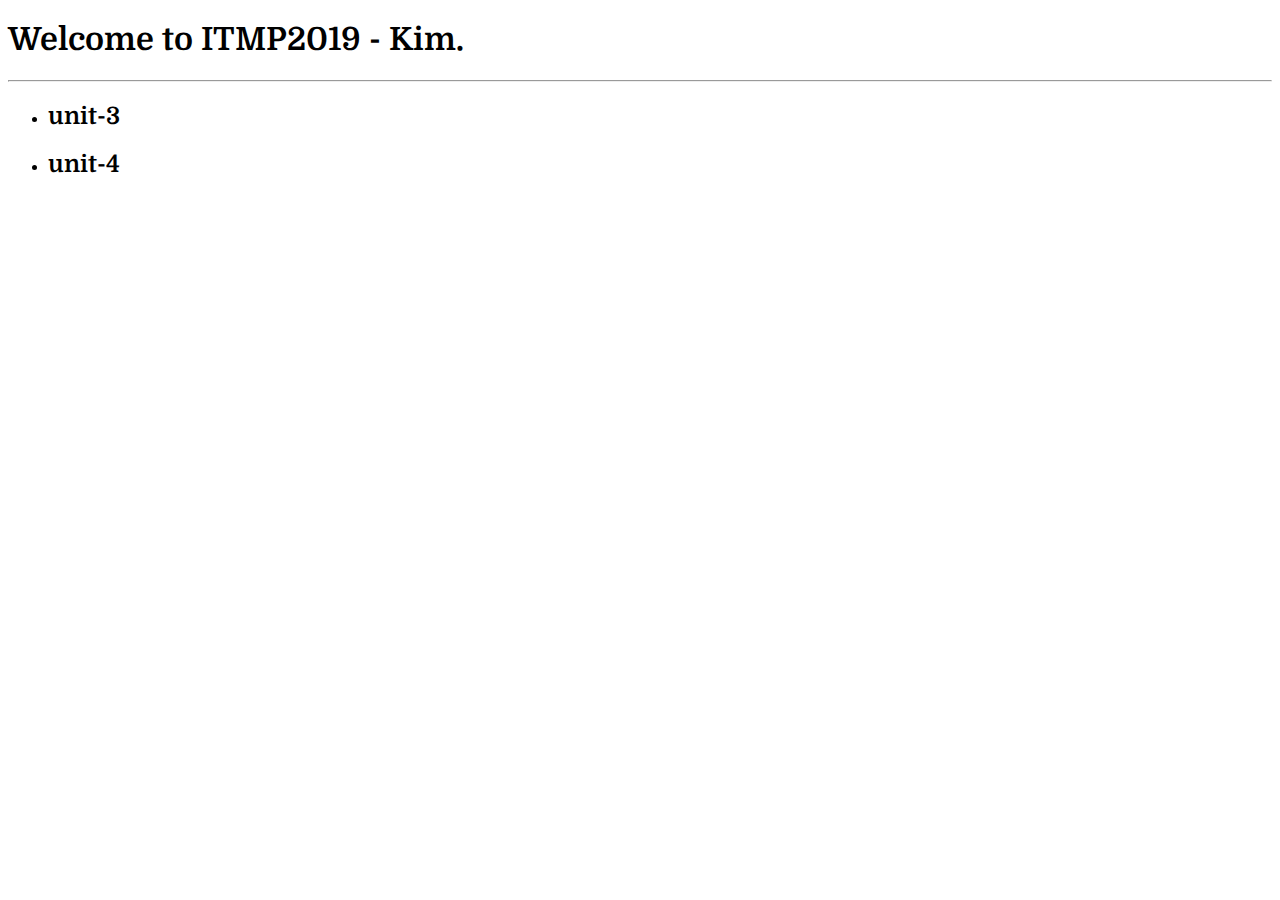
<file: index.html>
<!DOCTYPE html>
<html>
<head>
	<title>ITMP2019</title>
	<link href="https://fonts.googleapis.com/css?family=Domine&display=swap" rel="stylesheet">

	<style type="text/css">
		body{
			font-family: 'Domine', serif;
		}
		a{
			text-decoration: none;
			color: black;
		}
		a:hover{
			opacity: 0.5;
		}
	</style>
</head>
<body>
	<h1>Welcome to ITMP2019 - Kim.</h1><hr>

	<ul>
		<li><h2><a href="unit-3">unit-3</a></h2></li>
		<li><h2><a href="unit-4">unit-4</a></h2></li>
	</ul>
	

</body>
</html>
</file>
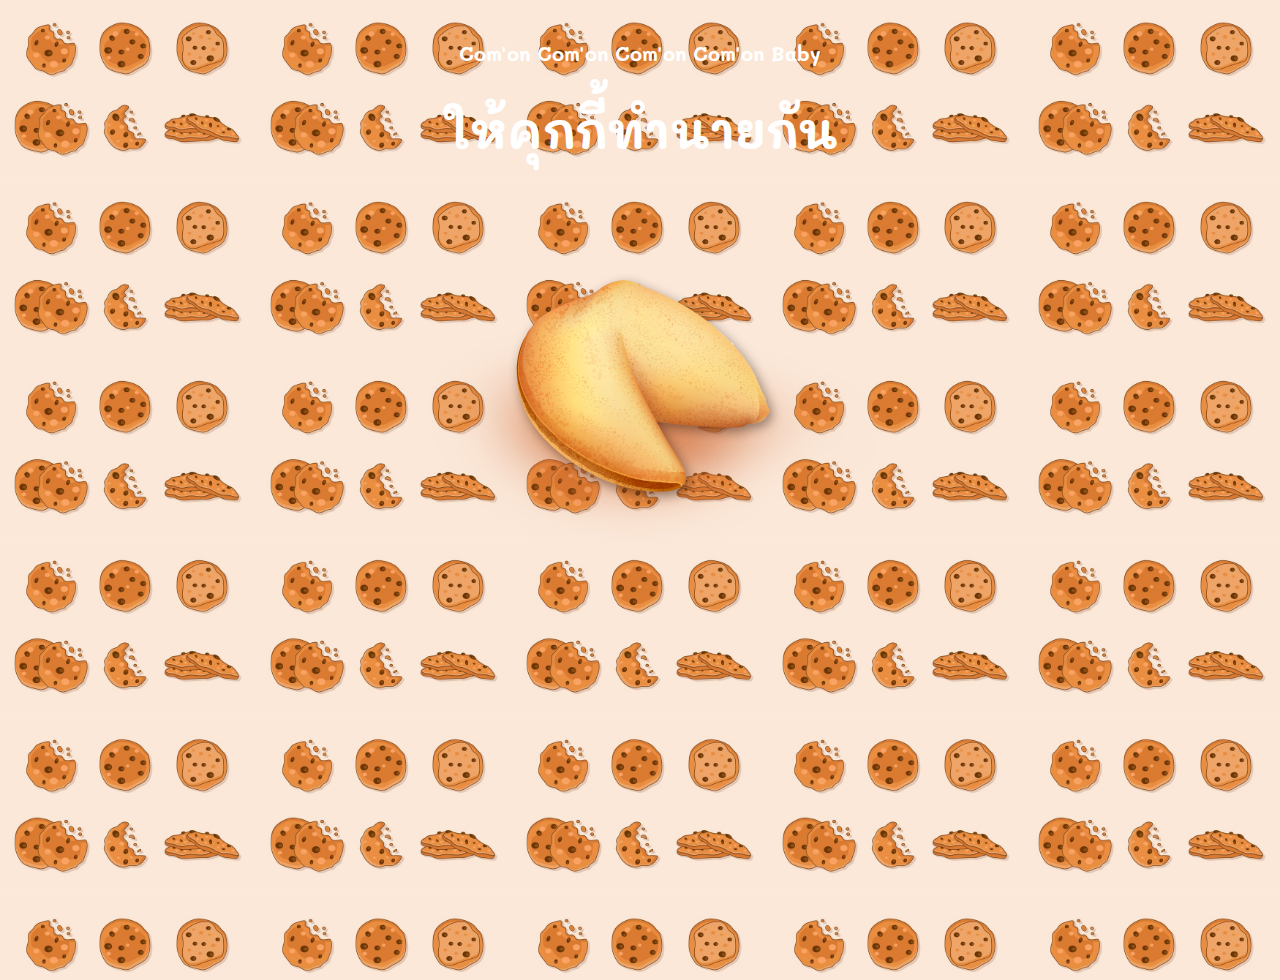
<file: unit-3/index.html>
<!DOCTYPE html>
<html>
<head>
	<title>Fortune Cookie</title>
	<link rel="stylesheet" type="text/css" href="style.css">
	<link href="https://fonts.googleapis.com/css?family=Mali&display=swap" rel="stylesheet">
</head>
<body>
	<h5 class="title">Com'on Com'on Com'on Com'on Baby</h5>
	<h1 class="title">ให้คุกกี้ทํานายกัน</h1>
	<div id="cookie">
		<img src="cookie-1.png" id="cookie1" class="cookie-1" onclick="play()"> 
		<div id="cookie2" class="cookie-2" onclick="play2()">
			<img src="cookie-2.png"> 
			<div id="fortune">xxx</div>
		</div>
	</div>

	<script src="game.js"></script>
</body>
</html>
</file>
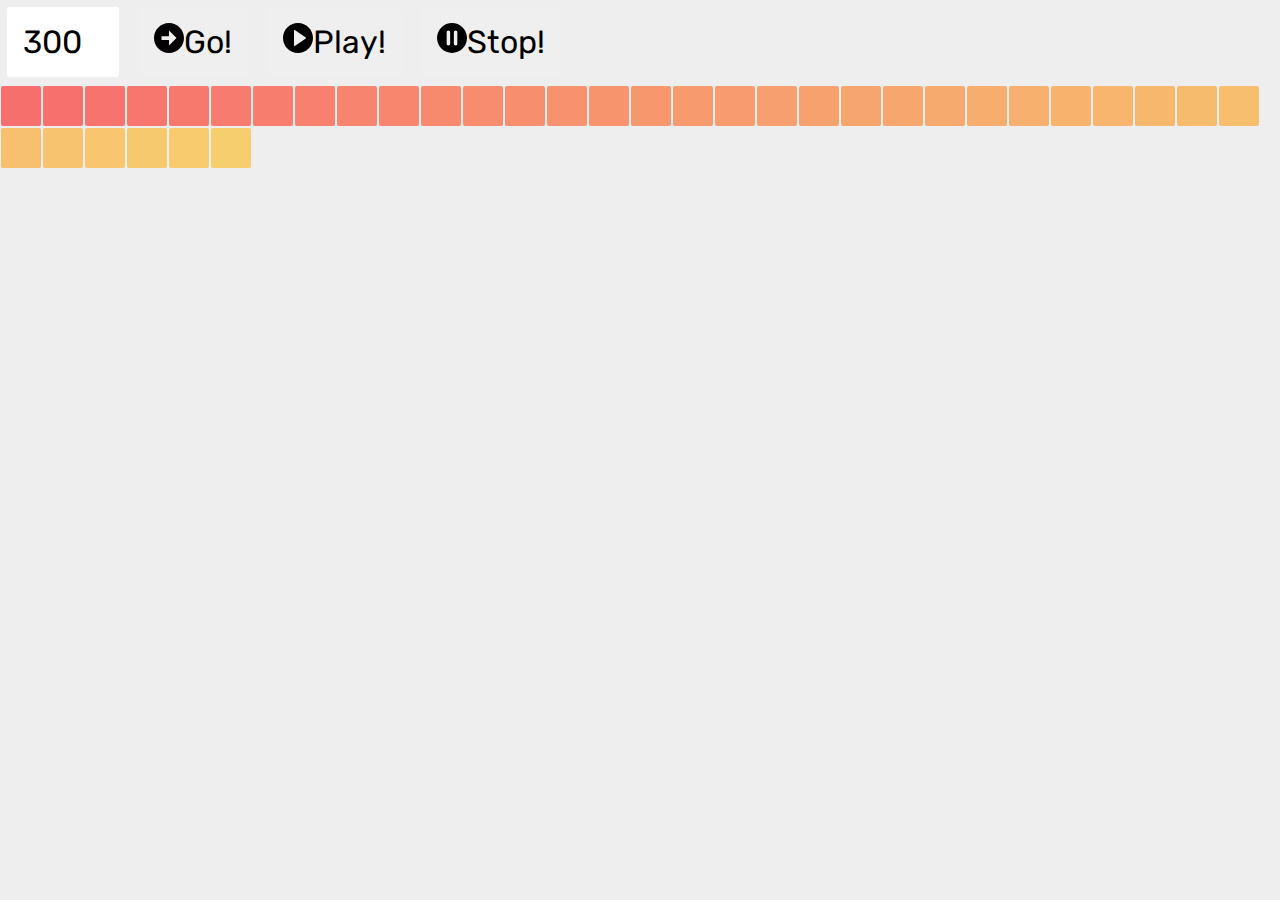
<file: unit-4/index.html>
<!DOCTYPE html>
<html>
<head>
	<title>Unit-4 Timing</title>
	<link href="https://fonts.googleapis.com/css?family=Rubik&display=swap" rel="stylesheet">

	<style type="text/css">
		body{
			margin:0;
			background-color: #eee;
			font-family: 'Rubik', sans-serif;
		}
		#rainbow{
			--size:40px;
			--hue:0;
			font-size: 0;
		}
		.fuse{
			transition: all .3s;
			height:var(--size);
			width: var(--size);
			border-radius: 5%; 
			background: hsl(var(--hue),90%,70%);
			display: inline-block;
			transform: scale(0);
			opacity: 0;
			margin: 1px;
		}
		#howManyRainbowStripsDoYouWantHeu{
			font-family: 'Rubik', sans-serif;
			padding: 0.5em;
			width: 2.5em;
			margin: 0.2em; 
			font-size: 2em;
			border: 1px solid #eee;
			border-radius: 0.1em; 
		}
		button{
			font-family: 'Rubik', sans-serif;
			font-size: 2em;
			border: 1px solid #eee;
			border-radius: 0.1em; 
			padding: 0.5em;
			margin: 0.2em;
		}
	</style>
</head>
<body>
	<input type="number" id="howManyRainbowStripsDoYouWantHeu" min="0" max="999" value="300">
	<button onclick="rainbowHaiDooNoy()"><img src="icon.svg" width="30">Go!</button>

	<button onclick="playAnimationHaiDoNhiySiHuem()"><img src="play-button.svg" width="30">Play!</button>
	<button onclick="stopAnimationHaiDoNhiySiHuem()"><img src="pause-button.svg" width="30">Stop!</button>

	<div id="rainbow">
	</div>
	<script type="text/javascript">
		function rainbowHaiDooNoy(){
			theNum = howManyRainbowStripsDoYouWantHeu.value;
			rainbow.innerHTML = '';
			for (var i = 0; i < theNum; i++) {
				rainbow.innerHTML += `<div class="fuse" style="--hue:${i*(360/theNum)}" id="f-${i}"></div>`;
			}
			for (let i = 0; i < theNum; i++) {
				setTimeout(function(){
					document.querySelector(`#f-${i}`).style.transform = 'scale(1)';
					document.querySelector(`#f-${i}`).style.opacity = '1';
				},20*i);
			}
		}
		rainbowHaiDooNoy();
		function playAnimationHaiDoNhiySiHuem(){
			theFuse = document.querySelectorAll('.fuse');
			theFuseSize = theFuse.length;
			j = theFuseSize-1;
			k = 0;
			thePlay = setInterval(function(){
				if (k>= theFuseSize) {k=0
				}
				if (j>= theFuseSize) {j=0
				}
				theFuse[k].style.transform = "scale(2)";
				theFuse[j].style.transform = "scale(1)";
				k++;
				j++;
			},300);
		}
		function stopAnimationHaiDoNhiySiHuem(){
			clearInterval(thePlay);
			theFuse[j].style.transform = "scale(1)";
		}
	</script>
</body>
</html>
</file>
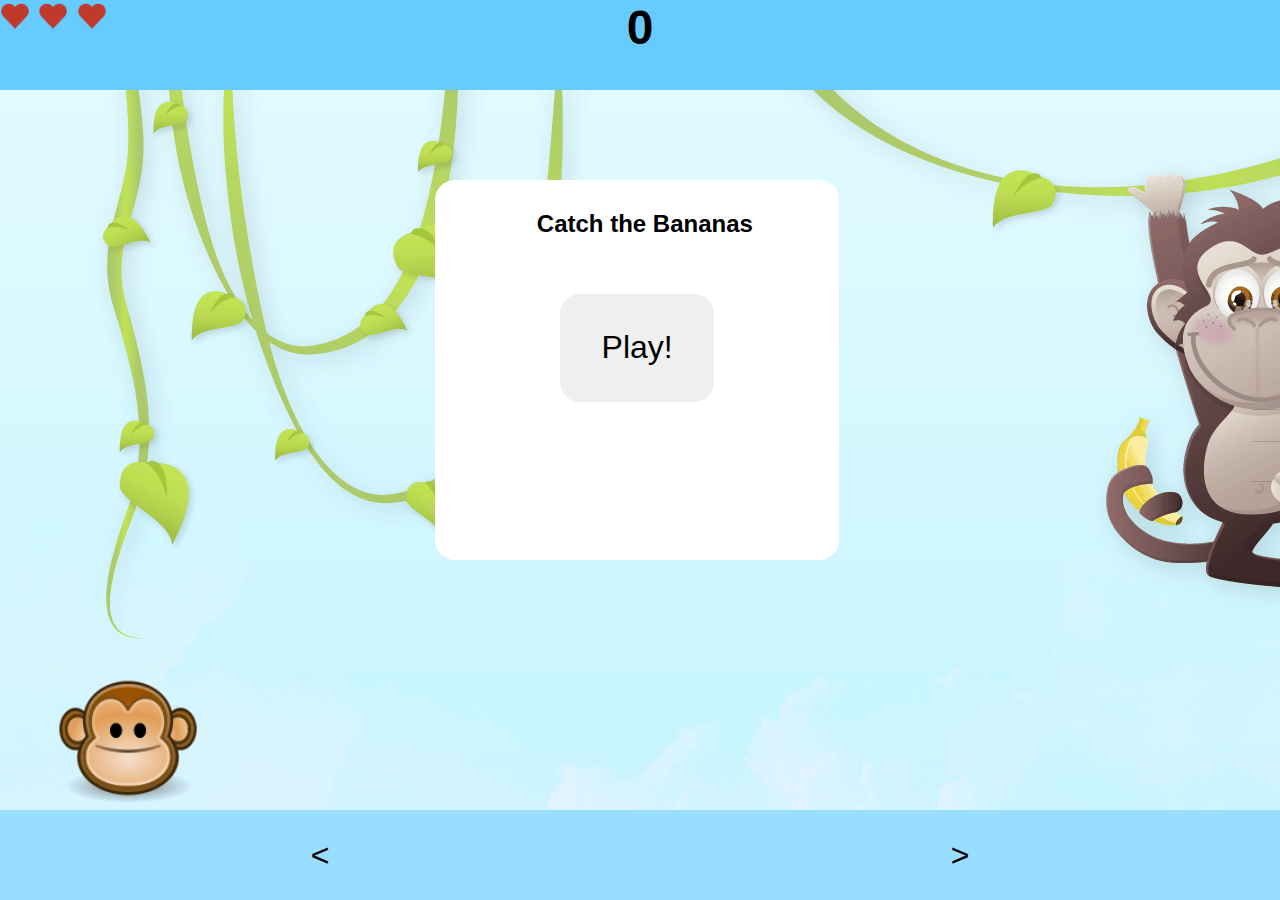
<file: unit-6/index.html>
<!DOCTYPE html>
<html>
<head>
	<title>Catch the Bananas</title>
	<meta charset=utf-8>
	<meta name=description content="">
	<meta name=viewport content="width=device-width, initial-scale=1">

	<style type="text/css">
		body{
			margin:0;
			font-family: sans-serif;
			background: black;
		}
		
		#wrap{
			background-image: url('bg.png');
			/*background: hsl(200,100%,90%);*/
			width: 100%;
			height: 80vh;
			position: relative;
		}
		#control{
			background: hsl(300,100%,70%);
			width: 100%;
			height: 10vh;
			/*padding: 10px;*/
			box-sizing: border-box;
			display: flex;
		}
		.cmd{
			height: 100%;
			width: 50%;
			border-style: none;
			font-size: 2em;
			background: hsl(200,100%,80%);
		}
		.fruit{
			height: 20%;
			width: 20%;
			background-size: contain;
			background-position: center;
			background-repeat: no-repeat;
			position: absolute;
			top: 0%;
			left: 0%;
			transition: all .1s;
		}
		.f0{
			background-image: url('f0.png');
		}
		.f1{
			background-image: url('f1.png');
		}
		.f2{
			background-image: url('f2.png');
		}
		.f3{
			background-image: url('f3.png');
		}
		.f4{
			background-image: url('f4.png');
		}

		#char{
			background-image: url('char.png');
			height: 20%;
			width: 20%;
			background-size: contain;
			background-position: center bottom;
			background-repeat: no-repeat;
			position: absolute;
			transition: all .1s;
		}
		h1{
			margin:0;
			font-family: sans-serif;
		}
		#header{
			width: 100%;
			height: 10vh;
			position: relative;
			background: hsl(200,100%,70%);
		}
		#score{
			font-size: 3em;
			font-weight: bold;
			display: flex;
			align-items: center;
			justify-content: center;
		}
		.heart{
			height: 30px;
			width: 30px;
			background-size: contain;
			background-repeat: no-repeat;
			position: absolute;
			top: 0%;
			left: 0%;
			transition: all .1s;
			display: flex;
			align-items: center;
			justify-content: center;
		}
		.h1{
			background-image: url('heart.png');
		}
		._2{
			left: 3%;
		}
		._3{
			left: 6%;
		}
		.playGame{
			position: relative;
			left: 30%;
			width: 40%;
			height: 30%;
			font-size: 2em;
			border-radius: 20px;
			text-align: center;
			border-style: none;
		}
		#gameConsole{
			width: 30%;
			height: 40%;
			padding: 10px;
			background-color: white;
			z-index: 1;
			position: absolute;
			left: 34%;
			top: 20%;
			border-radius: 20px;
		}
		.gameName{
			left: 2%;
			position: relative;
			text-align: center;
		}


		[x="0"]{left:0%;}
		[x="1"]{left:20%;}
		[x="2"]{left:40%;}
		[x="3"]{left:60%;}
		[x="4"]{left:80%;}
		[y="-1"]{top:-20%;}
		[y="0"]{top:0%;}
		[y="1"]{top:20%;}
		[y="2"]{top:40%;}
		[y="3"]{top:60%;}
		[y="4"]{top:80%;}
	</style>
</head>
<body>
	<div id="header">
		<h1 id="score">0</h1>
		<div class="heart h1 _1"></div>
		<div class="heart h1 _2"></div>
		<div class="heart h1 _3"></div>
	</div>

	<div id="gameConsole">
		<h2 class="gameName">Catch the Bananas</h2><br><br>
		<button class="playGame" onclick="gameStart()">Play!</button>
	</div>

	<div id="wrap">
		<div id="char" x="0" y="4"></div>
	</div>

	<div id="control">
		<button class="cmd" onclick="moveChar(-1)"><</button>
		<button class="cmd" onclick="moveChar(+1)">></button>
	</div>

	<script>
		score = 0;
		nowID = 0;
		
		function gameStart(){
			gameConsole.outerHTML = "";
			letplay = setInterval(function(){
				newFruit();
			},1000)
			skyfall = setInterval(function(){
				fallingSlowly();
			},1000)
		}
		function newFruit(){
			let f = document.createElement("div");
			f.setAttribute("x", rand(5));
			f.setAttribute("y", -1);
			f.setAttribute("class","fruit f"+rand(2));
			f.setAttribute("id","fruit_"+nowID);
			wrap.appendChild(f);
			nowID++;
		}
		function fallingSlowly(){
			let f = document.querySelectorAll(".fruit");
			let nowX = char.getAttribute("x");
			nowX = parseInt(nowX);

			// let checkBanana = fruit.getAttribute("class");
			for (var i = 0; i < f.length; i++) {
				let nowY = f[i].getAttribute("y");
				nowY = parseInt(nowY);
				let fnowX = f[i].getAttribute("x");
				fnowX = parseInt(fnowX);
				f[i].setAttribute("y",nowY+1);
				if (nowY == 4) {
					//แก้เพิ่มตรงนี้
					if(fnowX == nowX){
						document.getElementById("score").innerHTML = `${score}`;
						score++;
					}
					f[i].outerHTML = "";
				}
			}

		}
		function moveChar(step){
			let nowX = char.getAttribute("x");
			nowX = parseInt(nowX);
			if (step == 1 && nowX == 4) {
				step = 0
			}
			if (step == -1 && nowX == 0) {
				step = 0
			}
			char.setAttribute("x",nowX+step);
		}
		function rand(max) {
			return Math.floor(Math.random() * Math.floor(max));
		}
		function gameStop() {
			clearInterval(letplay);
			clearInterval(skyfall);
		}
	</script> 
</body>
</html>
</file>
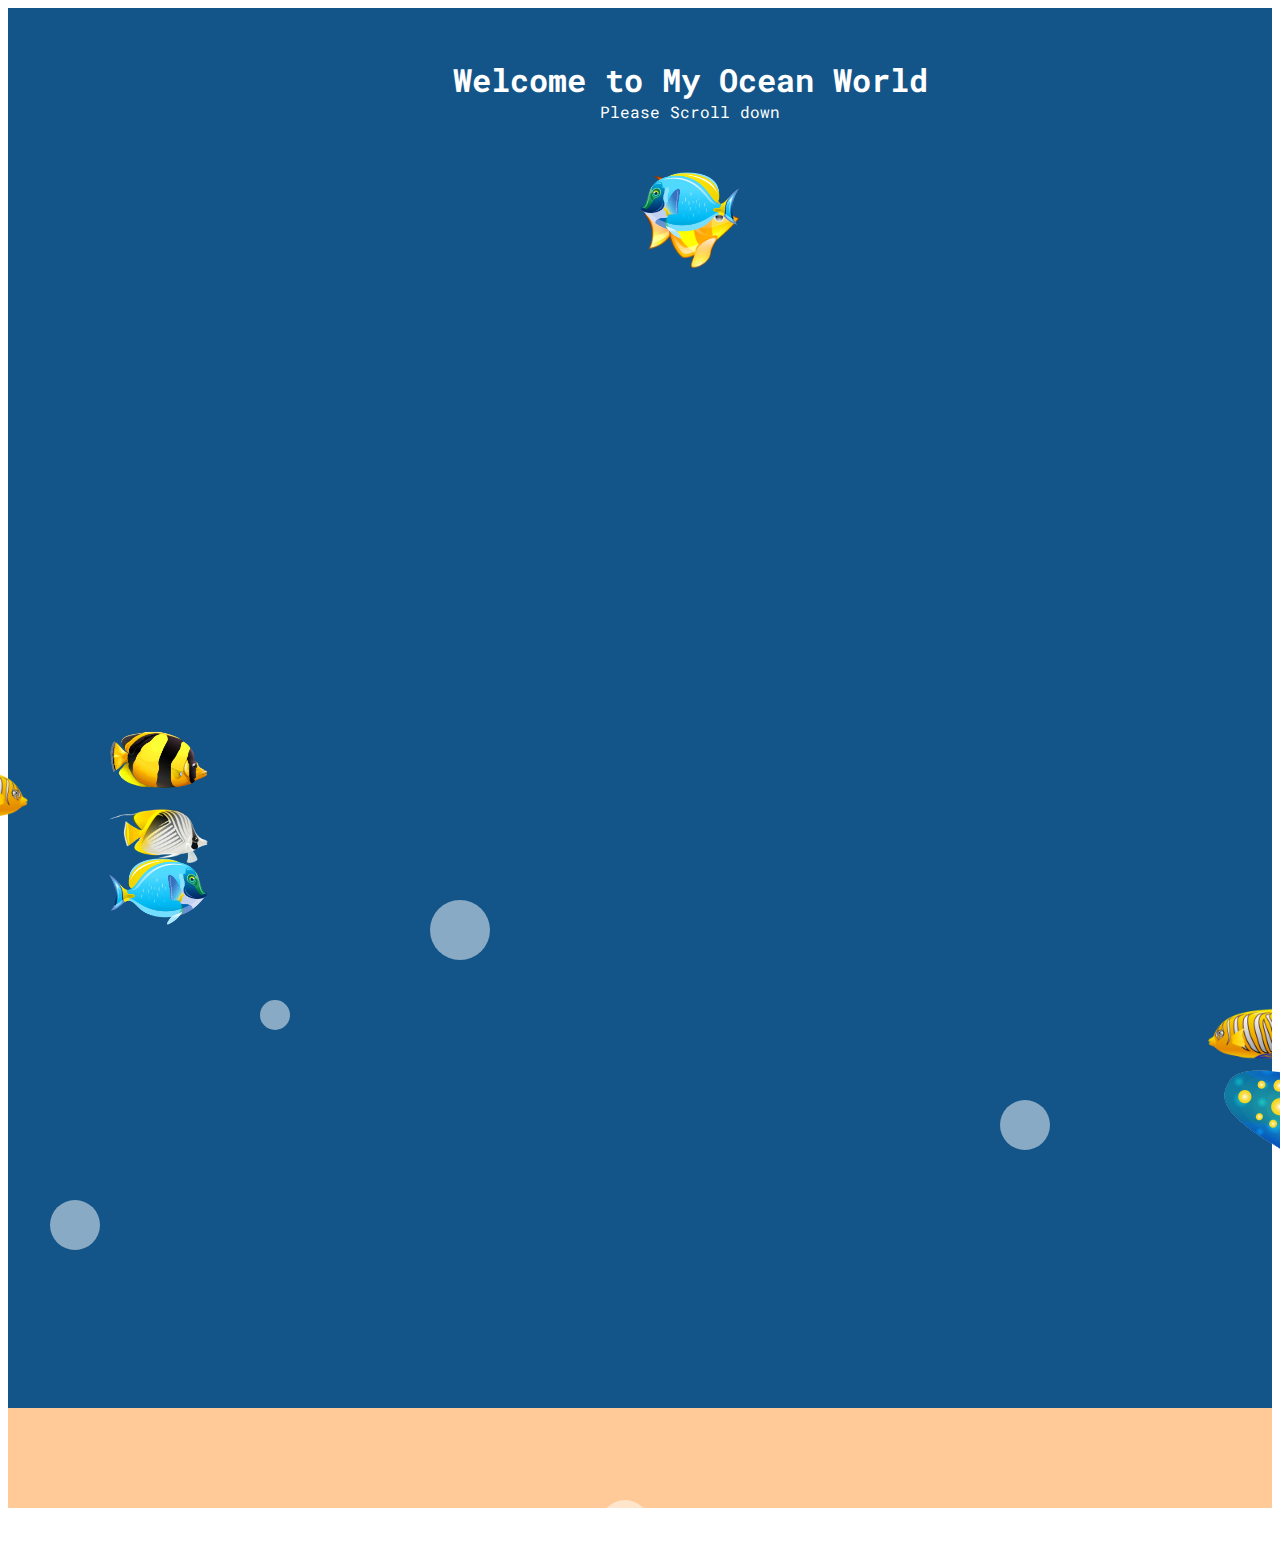
<file: unit-7/index.html>
<!DOCTYPE html>
<html>
<head>
	<style>
		body{
			overflow: hidden;
		}
		.yoyo{
			width: 100px;
			height: 100px;
			position: fixed;
			right: 1em;
			bottom: 1em;
		}
		.welcome{
			width: 100%;
			padding: 50px;
			color: white;
			font-family: 'Roboto Mono', monospace;
		}
		#d1{
			text-align: center;
		}
		#tooPla{
			height: 600px;
			background: #135589;
			position: relative;
			overflow: hidden;
		}
		.fish{
			position: absolute;
			width: 100px;
			transition: all .2s;
			z-index: 5;
		}
		.f1{
			top: 200px;
			left: 1200px;
		}
		.f2{
			top: 800px;
			left: 1200px;
			z-index: 3;
		}
		.f3{
			top: 800px;
			left: 1200px;
		}
		.f4{
			top: 800px;
			left: 1200px;
		}
		.f5{
			top: 800px;
			left: 1200px;
		}
		.f11{
			top: 360px;
			left: -80px;
			transform: scaleX(-1);
		}
		.f12{
			top: 450px;
			left: 100px;
			z-index: 3;
			transform: scaleX(-1);
		}
		.f13{
			top: 400px;
			left: 100px;
			transform: scaleX(-1);
		}
		.f14{
			top: -100px;
			left: -140px;
			transform: scaleX(-1);
		}
		.f15{
			top: 320px;
			left: 100px;
			transform: scaleX(-1);
		}
		.diver{
			position: absolute;
			width: 500px;
			top: -340px;
			left: 0px;
			z-index: 2;
		}
		.bubble{
			background: white;
			width: 50px;
			height: 50px;
			border-radius: 100px;
			position: absolute;
			left: 50px;
			top: 1200px;
			animation: bubble 3s infinite;
			z-index: 6;
			opacity: 0.5;
		}
		@keyframes bubble {
			from {}
			to {top: -190px;}
		}
		@keyframes swim {
			from {left: -100px;top: 500px;}
			to {left: 2000px; top: 50px;}
		}
		.f-1{
			transform: scaleX(-1);
			animation: swim 10s infinite;
		}
		.f-2{
			animation: swim 10s infinite reverse;
		}
	</style>
	<title>Hello Ocean World</title>
	<meta charset="utf-8">
	<link rel="stylesheet" type="text/css" href="https://jabont.com/jayss/jayss.css">
	<link href="https://fonts.googleapis.com/css?family=Roboto+Mono&display=swap" rel="stylesheet">
</head>
<body>

	<div id="d1" style="height: 400px;width: 100%;background: #135589">
		<div class="welcome">
			<h1 style="margin: auto;">Welcome to My Ocean World</h1>
			<p style="margin: auto;">Please Scroll down</p>
		</div>
		<img src="fish1.png" class="fish f-1">
		<img src="fish8.png" class="fish f-2">
		<div class="bubble"></div>
		<div class="bubble" style="left: 260px;top: 1000px;width: 30px;height: 30px;"></div>
		<div class="bubble" style="left: 600px;top: 1500px;"></div>
		<div class="bubble" style="left: 430px;top: 900px;width: 60px;height: 60px;"></div>
		<div class="bubble" style="left: 1000px;top: 1100px;"></div>
		<div class="bubble" style="left: 1350px;top: 950px;width: 30px;height: 30px;"></div>
		<div class="bubble" style="left: 1500px;top: 1000px;"></div>
		
		<img src="diver.png" class="diver" id="di1">
	</div>
	<div id="d2" style="height: 400px;width: 100%;background: #135589;position: relative;">
		<img src="fish6.png" class="fish f11" id="f11">
		<img src="fish8.png" class="fish f12" id="f12">
		<img src="fish3.png" class="fish f13" id="f13">
		<img src="fish7.png" class="fish f14" id="f14">
		<img src="fish5.png" class="fish f15" id="f15">
	</div>
	<div id="tooPla">
		<img src="fish6.png" class="fish f1" id="f1">
		<img src="fish8.png" class="fish f2" id="f2">
		<img src="fish3.png" class="fish f3" id="f3">
		<img src="fish7.png" class="fish f4" id="f4">
		<img src="fish5.png" class="fish f5" id="f5">
	</div>
	<div id="d3" style="height: 100px;width: 100%;background: #ffca97"></div>

	<div id="yoyo" class="yoyo">
		<img src="starfish.png">
	</div>



	<script type="text/javascript">
		function rotateNongYoyo(){
			let r = window.pageYOffset;
			yoyo.style.transform = `rotate(${r}deg)`;
		}
		window.addEventListener("scroll", rotateNongYoyo);
		// function blinkThat(){
		// 	let ey = d3.offsetTop;
		// 	let ebottom = ey+d3.offsetHeight; 
		// 	let nowTop = window.pageYOffset;
		// 	let nowBottom = nowTop+window.innerHeight;
		// 	if (nowBottom>ey+300 && nowTop<ebottom-100) {
		// 		d3.classList.add('blink');
		// 	}
		// 	else{
		// 		d3.classList.remove('blink');
		// 	}
		// }
		// window.addEventListener("scroll", blinkThat);

		function plaToo(){
			let y = window.pageYOffset-tooPla.offsetTop+tooPla.offsetHeight;
			console.log(y);
			f1.style.marginTop = `-${y*0.2}px`;
			f2.style.marginTop = `-${y*2}px`;
			f3.style.marginTop = `-${y*1.3}px`;
			f4.style.marginTop = `-${y*0.5}px`;
			f5.style.marginTop = `-${y*1.2}px`;
			f1.style.marginLeft = `-${y*0.4}px`;
			f2.style.marginLeft = `-${y*2}px`;
			f3.style.marginLeft = `-${y*3}px`;
			f4.style.marginLeft = `-${y*0.7}px`;
			f5.style.marginLeft = `-${y*1.5}px`;
		}
		window.addEventListener("scroll", plaToo);

		function diver(){
			let z = window.pageYOffset-tooPla.offsetTop+tooPla.offsetHeight;
			di1.style.top = `${z*1.7}px`;
			di1.style.left = `${z*1.5}px`;
		}
		window.addEventListener("scroll", diver);

		function fishSwim(){
			let y = window.pageYOffset-tooPla.offsetTop+tooPla.offsetHeight;
			f11.style.top = `-${y*0.3}px`;
			f12.style.top = `${y*1.4}px`;
			f13.style.top = `${y*1.3}px`;
			f14.style.top = `${y*0.5}px`;
			f15.style.top = `-${y*1.2}px`;
			f11.style.left = `${y*0.5}px`;
			f12.style.left = `${y*2}px`;
			f13.style.left = `${y*3}px`;
			f14.style.left = `${y*0.7}px`;
			f15.style.left = `${y*1.5}px`;
		}
		window.addEventListener("scroll", fishSwim);
	</script>
</body>
</html>
</file>
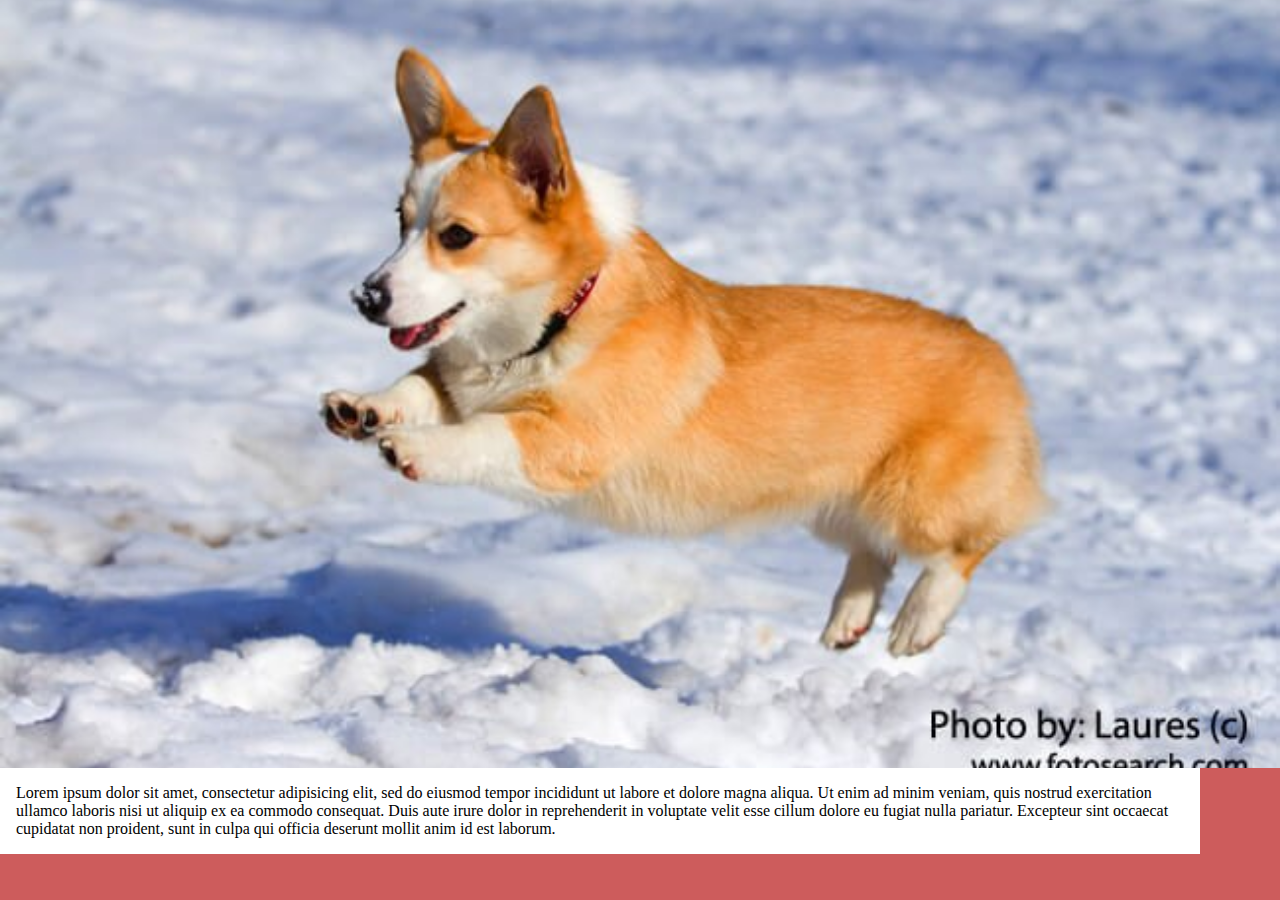
<file: unit-8/index.html>
<!DOCTYPE html>
<html>
<head>
	<title>My responsive</title>
	<link rel="stylesheet" type="text/css" href="style.css">
	<meta name="viewport" content="width=device-width, initial-scale=1">
	<style type="text/css">
		*{
			transition: all .3s;
		}
		body{
			margin: 0;
			background: #CD5C5C;
		}

		#image{
			width: 100%;
			padding-top: 60%;
			background-image: url(1.jpg);
			background-size: cover;
			background-position: center;
		}
		.container{
			background: white;
			width: 100%;
			padding: 1rem;
			box-sizing: border-box;
			max-width: 1200px;
			margin: 0;
		}

		@media (max-width: 768px){
			body{
				background: #FA8072;
			}
			#image{
				width: 100%;
				padding-top: 80%;
				background-image: url(2.jpg);
			}
			
		}
		@media (max-width: 600px){
			body{
				background: #E9967A;
			}
			#image{
				width: 100%;
				padding-top: 100%;
				background-image: url(3.jpg);
			}
		}
		
	</style>
</head>
<body>
	<div id="image"></div>
	<div class="container">Lorem ipsum dolor sit amet, consectetur adipisicing elit, sed do eiusmod
	tempor incididunt ut labore et dolore magna aliqua. Ut enim ad minim veniam,
	quis nostrud exercitation ullamco laboris nisi ut aliquip ex ea commodo
	consequat. Duis aute irure dolor in reprehenderit in voluptate velit esse
	cillum dolore eu fugiat nulla pariatur. Excepteur sint occaecat cupidatat non
	proident, sunt in culpa qui officia deserunt mollit anim id est laborum.</div>
</body>
</html>
</file>
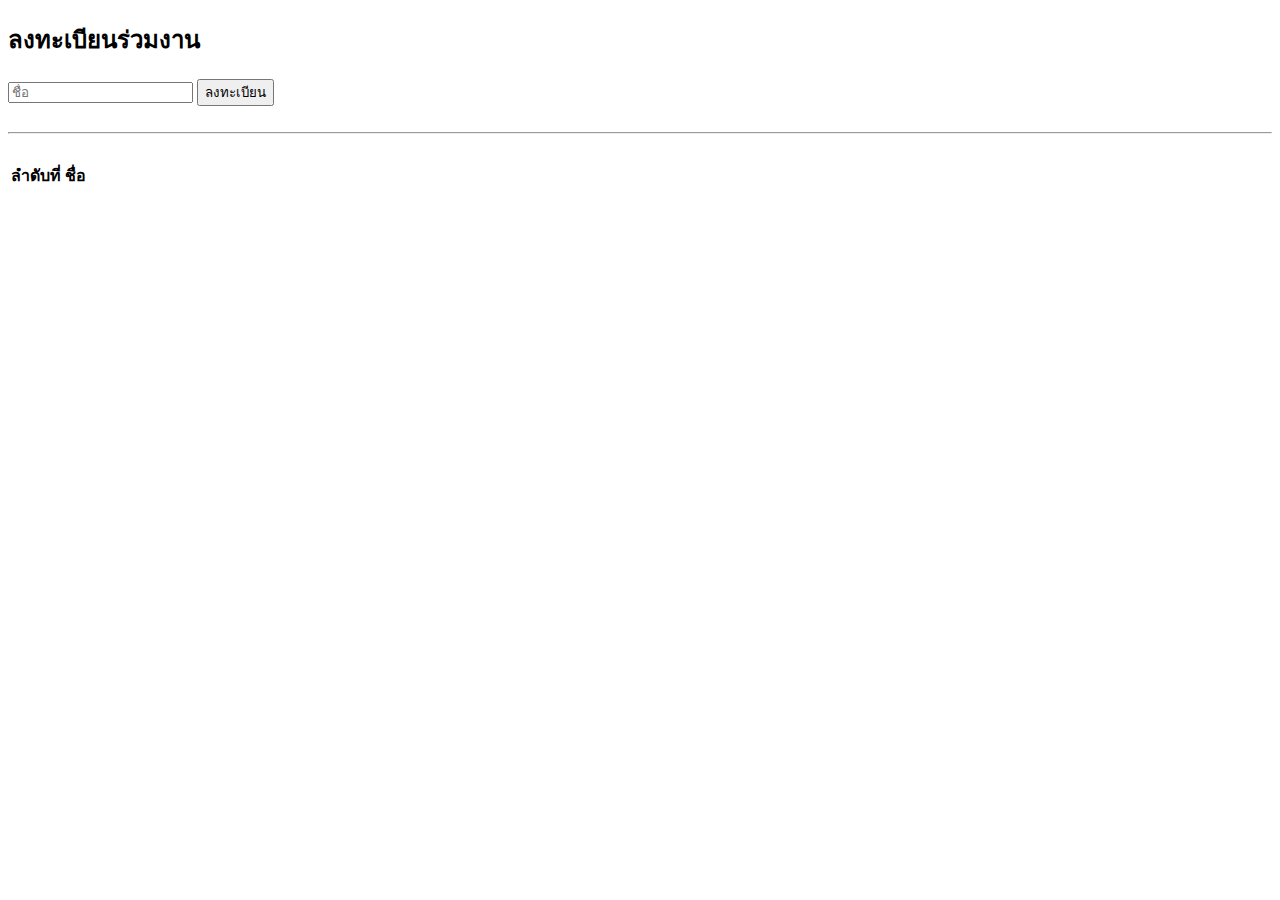
<file: unit-6/form.html>
<!DOCTYPE html>
<html>
<head>
	<title></title>
</head>
<body>

	<form onsubmit="return register()">

		<h2>ลงทะเบียนร่วมงาน</h2>

		<input type="text" class="info" placeholder="ชื่อ" name="nickname" required>

		<button>ลงทะเบียน</button>

	</form>

	<br><hr><br>

	<table>

		<thead>

			<th>ลำดับที่</th>
			
			<th>ชื่อ</th>

		</thead>

		<tbody id="registerList">

		</tbody>

	</table>

	<script type="text/javascript">
		var i = 1;

		function register(){
			people = document.createElement("TR");
			people.innerHTML = `
			<td>${i}</td>
			<td>${document.querySelector('.info').value}</td>
			`;
			i++;
			registerList.appendChild(people);
			document.querySelector('.info').value = "";
			return false;
		}
	</script>

</body>
</html>
</file>
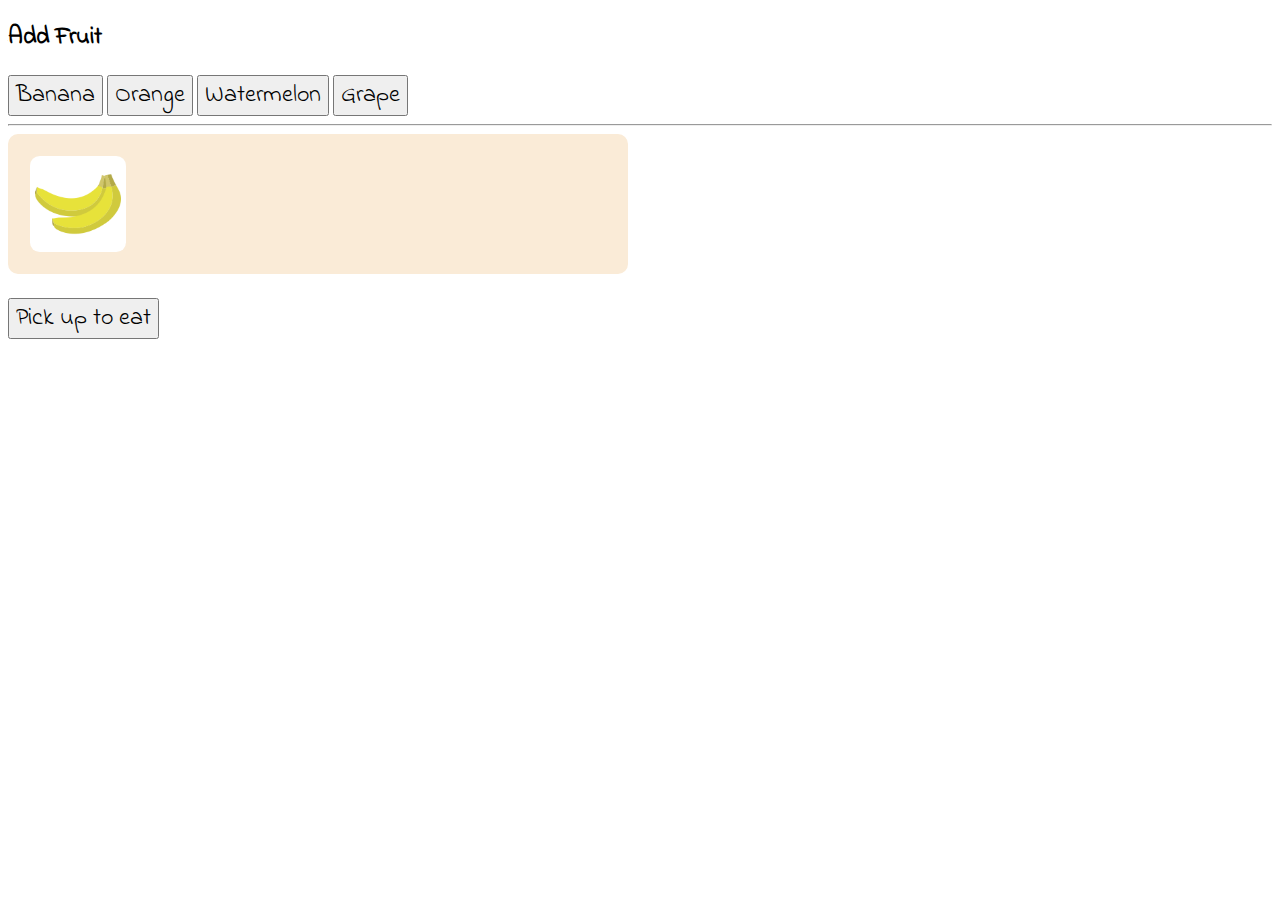
<file: unit-6/fruit.html>
<!DOCTYPE html>

<html>

<head>

	<title>Dom 3 - Add Fruit</title>

	<meta charset=utf-8>

	<meta name=description content="">

	<meta name=viewport content="width=device-width, initial-scale=1">

	<link href="https://fonts.googleapis.com/css?family=Indie+Flower&display=swap" rel="stylesheet">

	<style type="text/css">
	body{
		font-family: 'Indie Flower', cursive;
	}
	button{
		font-family: 'Indie Flower', cursive;
		font-size: 1.5em;
	}

	#basket{

		width: 600px;

		font-size: 0;

		display: inline-block;

		padding:10px;

		background-color: antiquewhite;

		border-radius: 10px;

	}

	.fruit{

		background-size: 90%;

		background-color: white;

		background-position: center;

		width: 16%;

		padding-top: 16%;

		background-repeat: no-repeat;

		border-radius: 10%;

		display: inline-block;

		margin: 2%;

	}

	.f1{

		background-image: url("f1.png");

	}

	.f2{

		background-image: url("f2.png");

	}

	.f3{

		background-image: url("f3.png");

	}

	.f4{

		background-image: url("f4.png");

	}

	.f5{

		background-image: url("f5.jpg");

	}

	.addFruit{

		width: 80px;

		padding:10px;

		background-color: #ddd;

	}

</style>

</head>

<body>

<!--

-->

<h2>Add Fruit</h2>

<button onclick="addFruit(1)">Banana</button>

<button onclick="addFruit(2)">Orange</button>

<button onclick="addFruit(3)">Watermelon</button>

<button onclick="addFruit(4)">Grape</button>

<hr>

<div id="basket"><div class="fruit f1"></div></div>
<br><br>
<button onclick="eat()">Pick up to eat</button>

<script>
	function addFruit(i){
		fruit = document.createElement("div");
		fruit.classList.add('fruit');
		fruit.classList.add('f'+i);
		document.getElementById("basket").appendChild(fruit);
	}

	function eat(){
		var basket = document.getElementById("basket");
		basket.removeChild(basket.firstChild);
	}

</script>

</body>

</html>
</file>
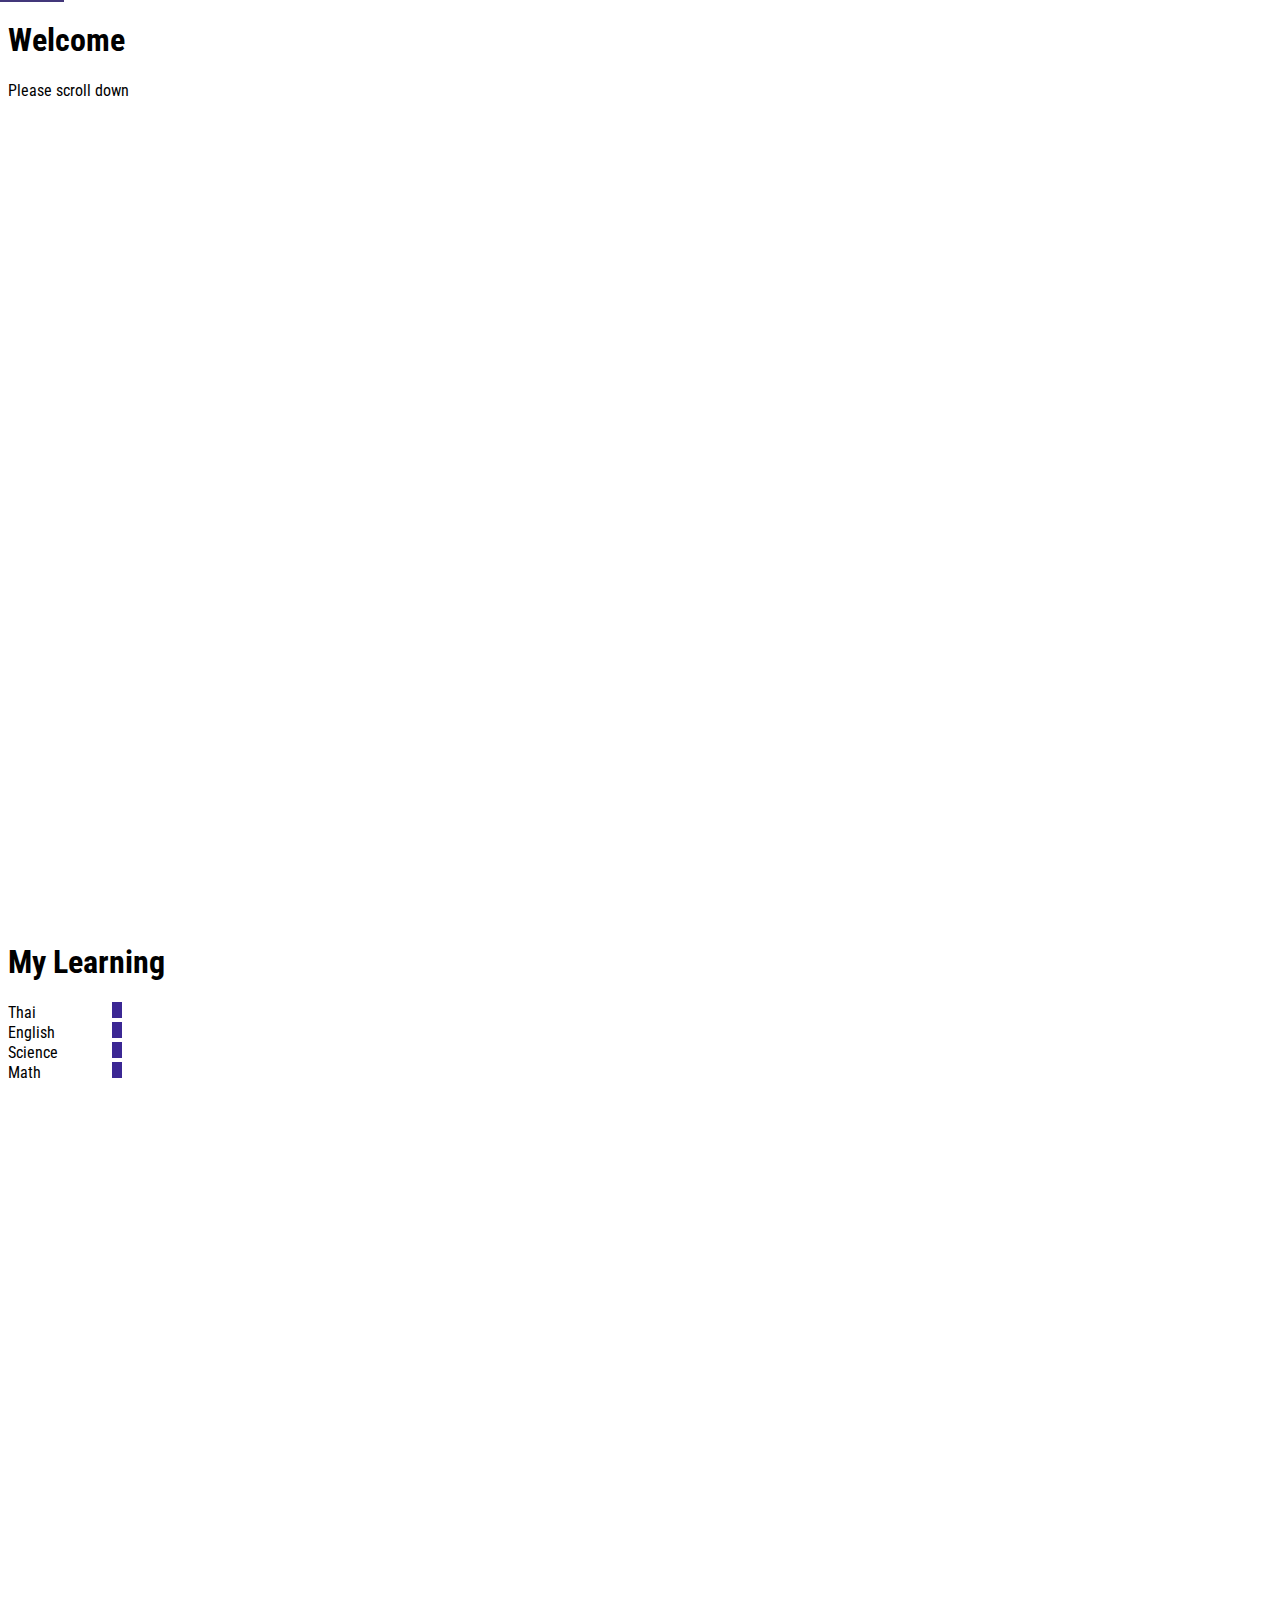
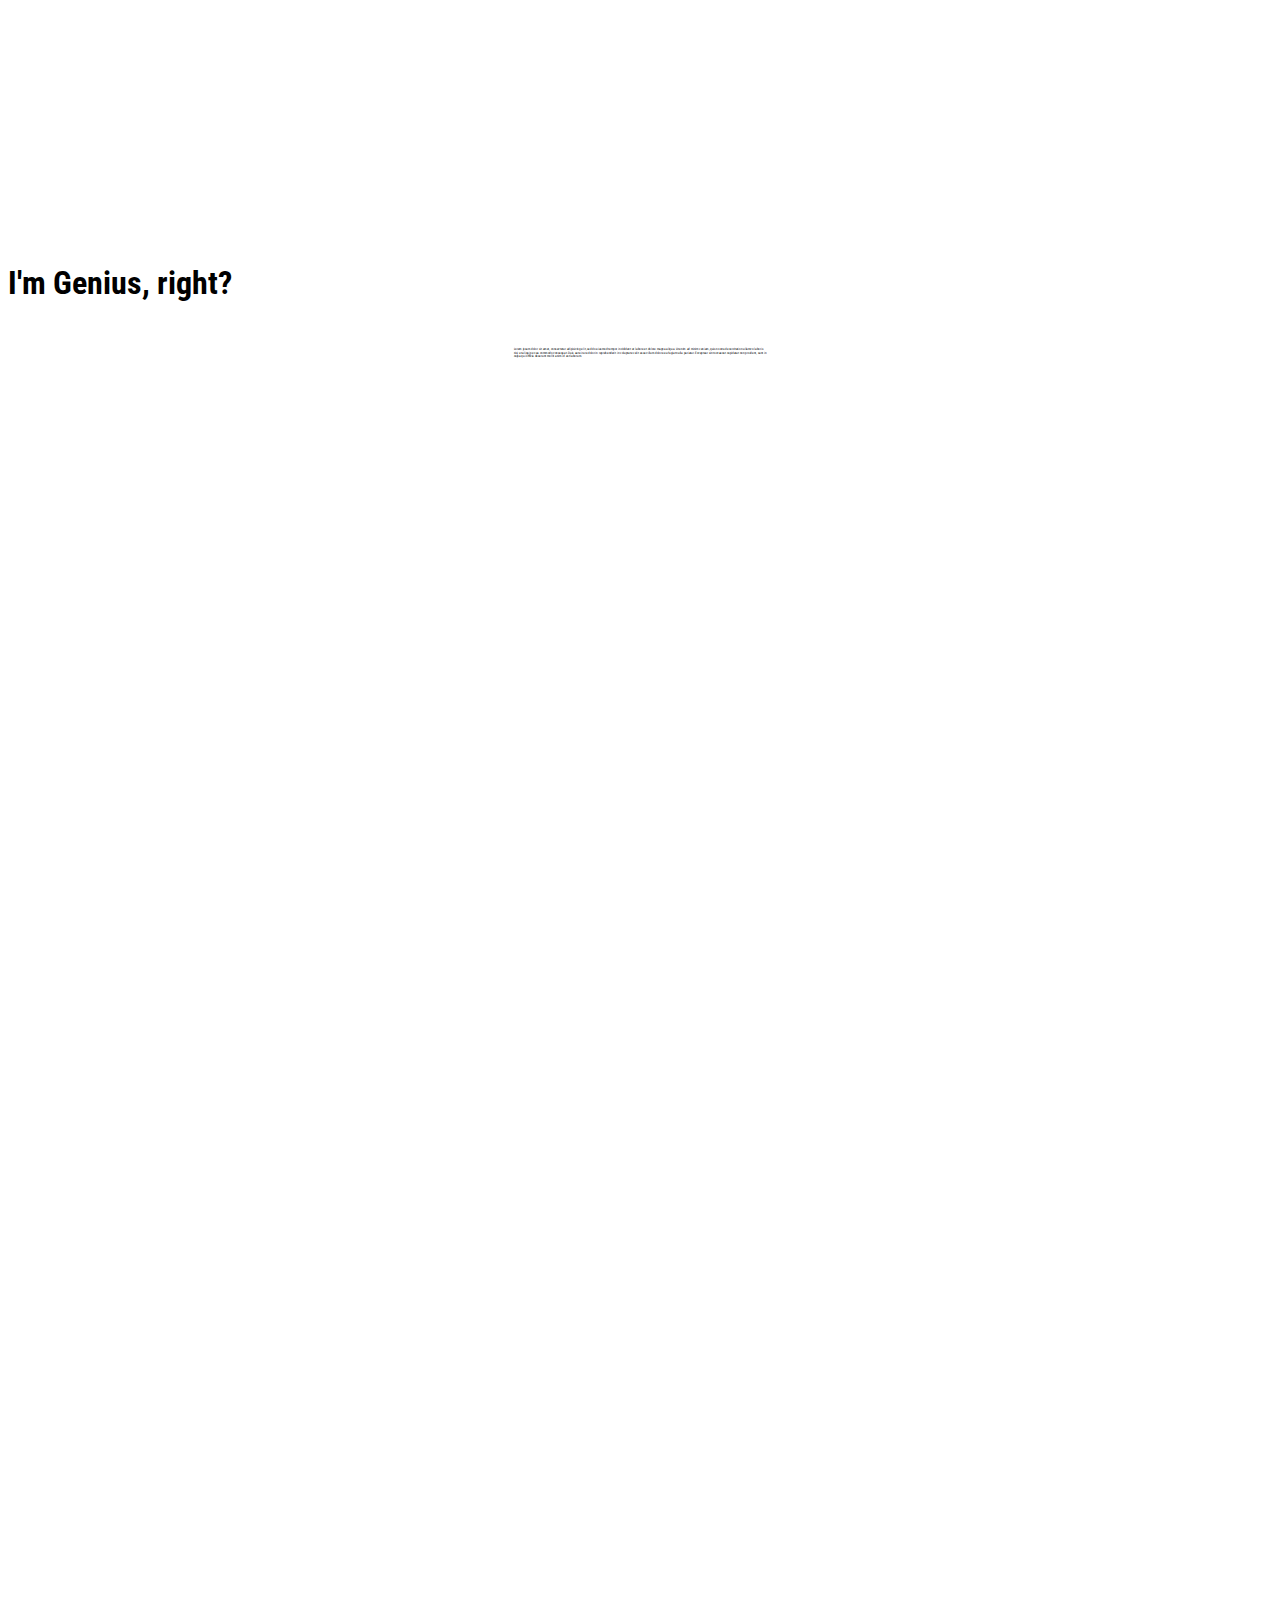
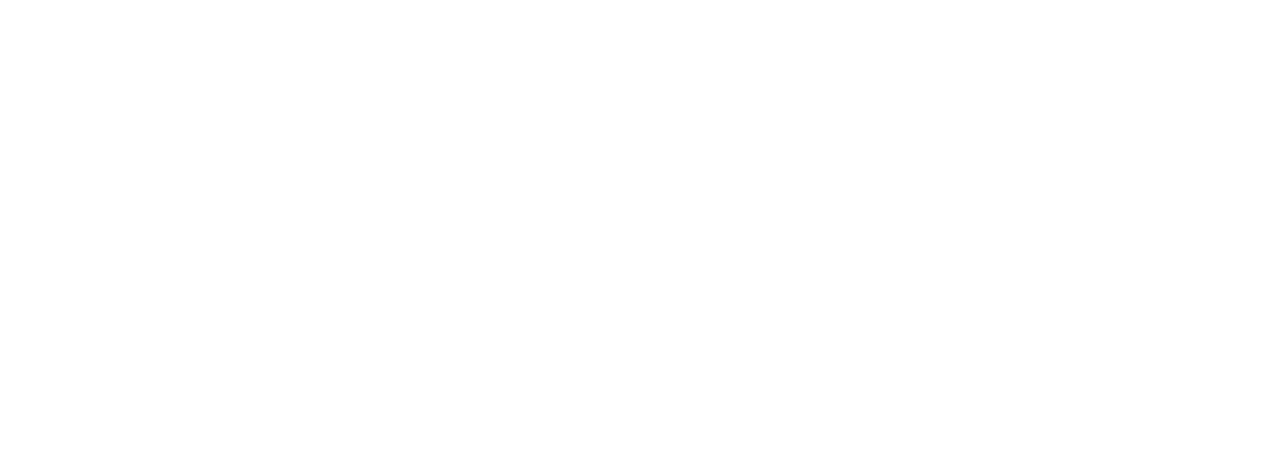
<file: unit-7/bar.html>
<!DOCTYPE html>
<html>
<head>
	<title>My Chart!!</title>
	<link rel="stylesheet" type="text/css" href="https://jabont.com/jayss/jayss.css">
	<link href="https://fonts.googleapis.com/css?family=Roboto+Condensed&display=swap" rel="stylesheet">
	<style type="text/css">
	body,.ffont, .title.ffont, h1, h2, h3, h4 {
		font-family: 'Roboto Condensed', sans-serif !important;
	}
	.bar .label{
		width: 100px;
		display: inline-block;
	}
	.bar .chart{
		width: 10px;
		background: #3B2794;
		height: 1em;
		display: inline-block;
		transition: all 3s;
	}
	.bar .chart.close{
		width: 10px !important;
	}
	#topLine{
		height: 2px;
		background: #43377A;
		width: 5%;
		position: fixed;
		top: 0;
		left: 0;
	}
	#paragraph{
		transform: scale(1);
		transition: all .3s;
	}
	#paragraph.small{
		transform: scale(0.2);
	}
	.parent{
		height: 100vh;
	}
</style>
</head>
<body>
	<div class="parent bg-smoke padding-l v-middle-flex">
		<div class="to-center">
			<h1 id="welcome">Welcome</h1>
			<p>Please scroll down</p>
		</div>
	</div>
	<div class="parent bg-white padding-l v-middle-flex">
		<div class="to-center">
			<h1>My Learning</h1>
			<sp class="xl"></sp>
			<div class="t-left">
				<div class="bar">
					<div class="label">Thai</div>
					<div id="chart" class="chart close" style="width: 250px"></div>
				</div>
				<div class="bar">
					<div class="label">English</div>
					<div id="chart" class="chart close" style="width: 300px"></div>

				</div>
				<div class="bar">
					<div class="label">Science</div>
					<div id="chart" class="chart close" style="width: 70px"></div>
				</div>
				<div class="bar">
					<div class="label">Math</div>
					<div id="chart" class="chart close" style="width: 40px"></div>
				</div>
			</div>
		</div>

	</div>
	<div class="parent bg-smoke padding-l v-middle-flex">
		<div class="to-center">
			<h1>I'm Genius, right?</h1>
			<sp class="xl"></sp>
			<p id="paragraph" class="small">
				Lorem ipsum dolor sit amet, consectetur adipisicing elit, sed do eiusmod
				tempor incididunt ut labore et dolore magna aliqua. Ut enim ad minim veniam,
				quis nostrud exercitation ullamco laboris nisi ut aliquip ex ea commodo
				consequat. Duis aute irure dolor in reprehenderit in voluptate velit esse
				cillum dolore eu fugiat nulla pariatur. Excepteur sint occaecat cupidatat non
				proident, sunt in culpa qui officia deserunt mollit anim id est laborum.
			</p>
		</div>
	</div>
	<div class="parent bg-white padding-l v-middle-flex">
	</div>
	<div id="topLine">
		
	</div>

	<script type="text/javascript">
	
		let bodyR = document.body.getBoundingClientRect();
		let bodyH = window.innerHeight;
		let y = window.pageYOffset;
		let yBottom = window.pageYOffset+window.innerHeight;
		
		function topLineWidth() {
			let maxWidth = document.body.getBoundingClientRect().height - window.innerHeight;
			let nowWidth = window.pageYOffset;
			let topLine = Math.ceil((nowWidth * 100) / maxWidth);
			// console.log(topLine);
			// console.log(maxWidth);
			document.getElementById('topLine').style.width = `${topLine}%`;
		}
		window.addEventListener("scroll", topLineWidth);
		
		function onScroll(){
			bodyR = document.body.getBoundingClientRect();
			y = window.pageYOffset;
			yBottom = window.pageYOffset+window.innerHeight;
			// console.log(bodyR);
		}
		window.addEventListener("scroll", onScroll);
		function ppp(){
			let ppR = paragraph.getBoundingClientRect();
			// console.log(bodyH);
			// console.log(chart.length);
			// console.log(ppR.top-bodyH > -100 );
			// console.log(ppR.top-bodyH < 0);
			// console.log(ppR.top);
			// console.log(ppR.bottom);

			// ppR.top คือระยะห่างของพารากราฟขณะนั้นกับขอบบนเบราเซอร์ 
			// หาก top = 0 คืออีลีเมนท์อยู่ชิดขอบบน
			// หาก top = ความสูงหน้าจอหรือ window.innerHeight แปลว่าอีลีเมนท์นั้นกำลังโผล่มา
			if (ppR.top < window.innerHeight && ppR.bottom > 0) {
				paragraph.classList.remove('small')
			}
			else {
				paragraph.classList.add('small')
			}
		}
		window.addEventListener("scroll", ppp);
		function animationChart() {

			let chart = document.getElementsByClassName('chart');
			let ppR = paragraph.getBoundingClientRect();
			let wlR = welcome.getBoundingClientRect();

			if (ppR.top > window.innerHeight && wlR.top < 0) {
				for (let i = 0; i < chart.length; i++) {
			 		chart[i].classList.remove('close');
			 	}
			}
			else {
				for (let i = 0; i < chart.length; i++) {
			 		chart[i].classList.add('close');
			 	}
			}		
		}
		window.addEventListener("scroll", animationChart);
	</script>
</body>
</html>
</file>
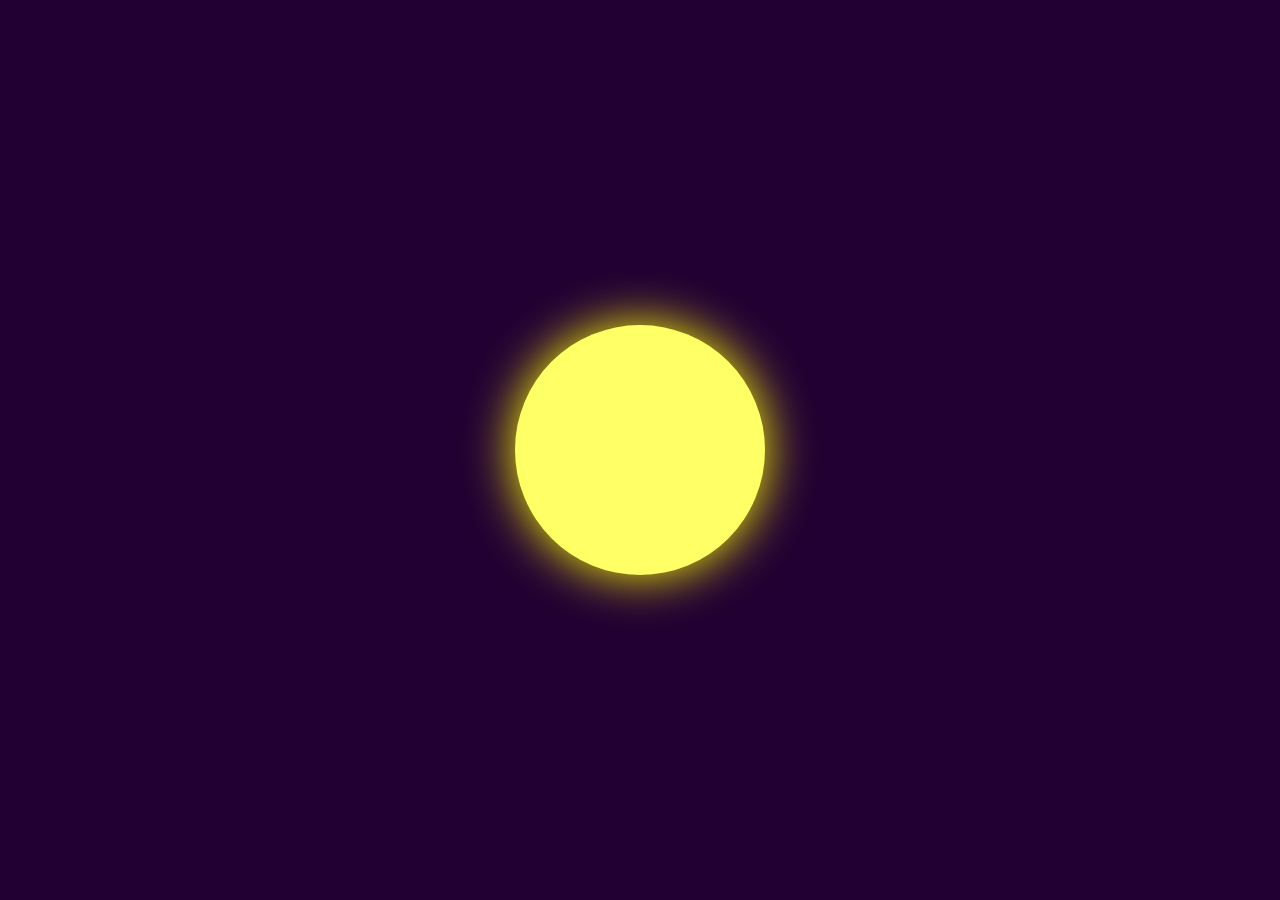
<file: unit-8/light.html>
<!DOCTYPE html>
<html>
<head>
	<title></title>
	<meta name="viewport" content="width=device-width, initial-scale=1">
	<style type="text/css">
	*{
		transition: all .3s;
	}
		body{
			margin: 0;
			min-height: 100vh;
			background: hsl(200,100%,50%);
			display: flex;
			align-items: center;
			justify-content: center;
		}
		#circle{
			background: hsl(60,100%,50%);
			box-shadow: 0px 0px 50px yellow;
			border-radius: 100%;
			width: 250px;
			height: 250px;
		}
		@media (orientation: landscape){
			body{
				background: hsl(280,100%,10%);
			}
			#circle{
                background: hsl(60,100%,70%);
            }
		}
	</style>
</head>
<body>
	<div id="circle"></div>

</body>
</html>
</file>
<file: unit-3/style.css>
body{
	font-family: 'Mali', cursive;
	font-size: 150%;
	margin:40px;
	text-align: center;
	background-image: url(cbg.jpg);
	background-position: 0% 0%;
	background-size: 20%;
	/*background-size: cover;*/
	min-height: 100vh; /*ทำให้เวลาทำพื้นหลังแล้วมันสูงเต็มหน้าจอ*/
	animation: bg 40s infinite linear;
}
@keyframes bg{
	from{background-position: 0% 0%}
	to{background-position: -100% -88%}
}

.title{
	color: #fff;
	animation: shadow .25s infinite alternate,
	title 1s infinite steps(2);
}

@keyframes shadow{
	from{
		text-shadow:
		-1px -1px 0px #e9aaf6,
		1px -1px 0px #e9aaf6,
		-1px 1px 0px #e9aaf6,
		1px 1px 0px #e9aaf6,
		1px 2px 0px #e9aaf6,
		2px 3px 0px #e9aaf6,
		3px 4px 0px #e9aaf6,
		4px 5px 0px #e9aaf6,
		5px 6px 0px #e9aaf6,
		6px 7px 0px #e9aaf6
		;
	}
	to{
		text-shadow:
		-1px -1px 0px #c655f6,
		1px -1px 0px #c655f6,
		-1px 1px 0px #c655f6,
		1px 1px 0px #c655f6,
		1px 2px 0px #c655f6,
		2px 3px 0px #c655f6,
		3px 4px 0px #c655f6,
		4px 5px 0px #c655f6
		;
	}
}

@keyframes title{
	from{transform: rotate(-5deg);}
	to{transform: rotate(10deg);}
}

#cookie{
	position: relative;
	display: inline-block;
	margin-top: 50px;
}
@keyframes cookie-swing{
	from{transform: rotate(10deg);}
	to{transform: rotate(-10deg);}
}
@keyframes cookie-hide{
	from{transform: rotate(10deg) scale(1);}
	to{transform: rotate(-3600deg) scale(0);}
}
.cookie-1{
	animation: cookie-swing .3s infinite alternate ;
	transition: all .3s;
	cursor: pointer;
}
.cookie-2{
	position: absolute;
	top: 0;
	left: 0;
	transform: scale(0);
}

.cookie-hide{
	animation: cookie-hide 1s 1;
	transform: scale(0);
}
.cookie-show{
	animation: cookie-hide 2s 1 reverse;
	transform: scale(1.25);
}

#fortune {
    position: absolute;
    top: 106px;
    opacity: 0;
    left: 187px;
    width: 273px;
    height: 66px;
    display: flex;
    align-items: center;
    justify-content: center;
    font-size: 18px;
    text-shadow: 0px 0px 2px #af50208f;
    color: #652173;
    transition: all 1s;
}
</file>
<file: unit-8/style.css>
#mybox{
    width: 300px;
    height: 300px;
    background: grey;
}
body{
    margin: 0;
}

@media (max-width: 768px) and (min-width: 401px;){
	#mybox{
		background: yellow;
	}
}
@media (max-width: 400px){
	#mybox{
		background: red;
	}
}
</file>
